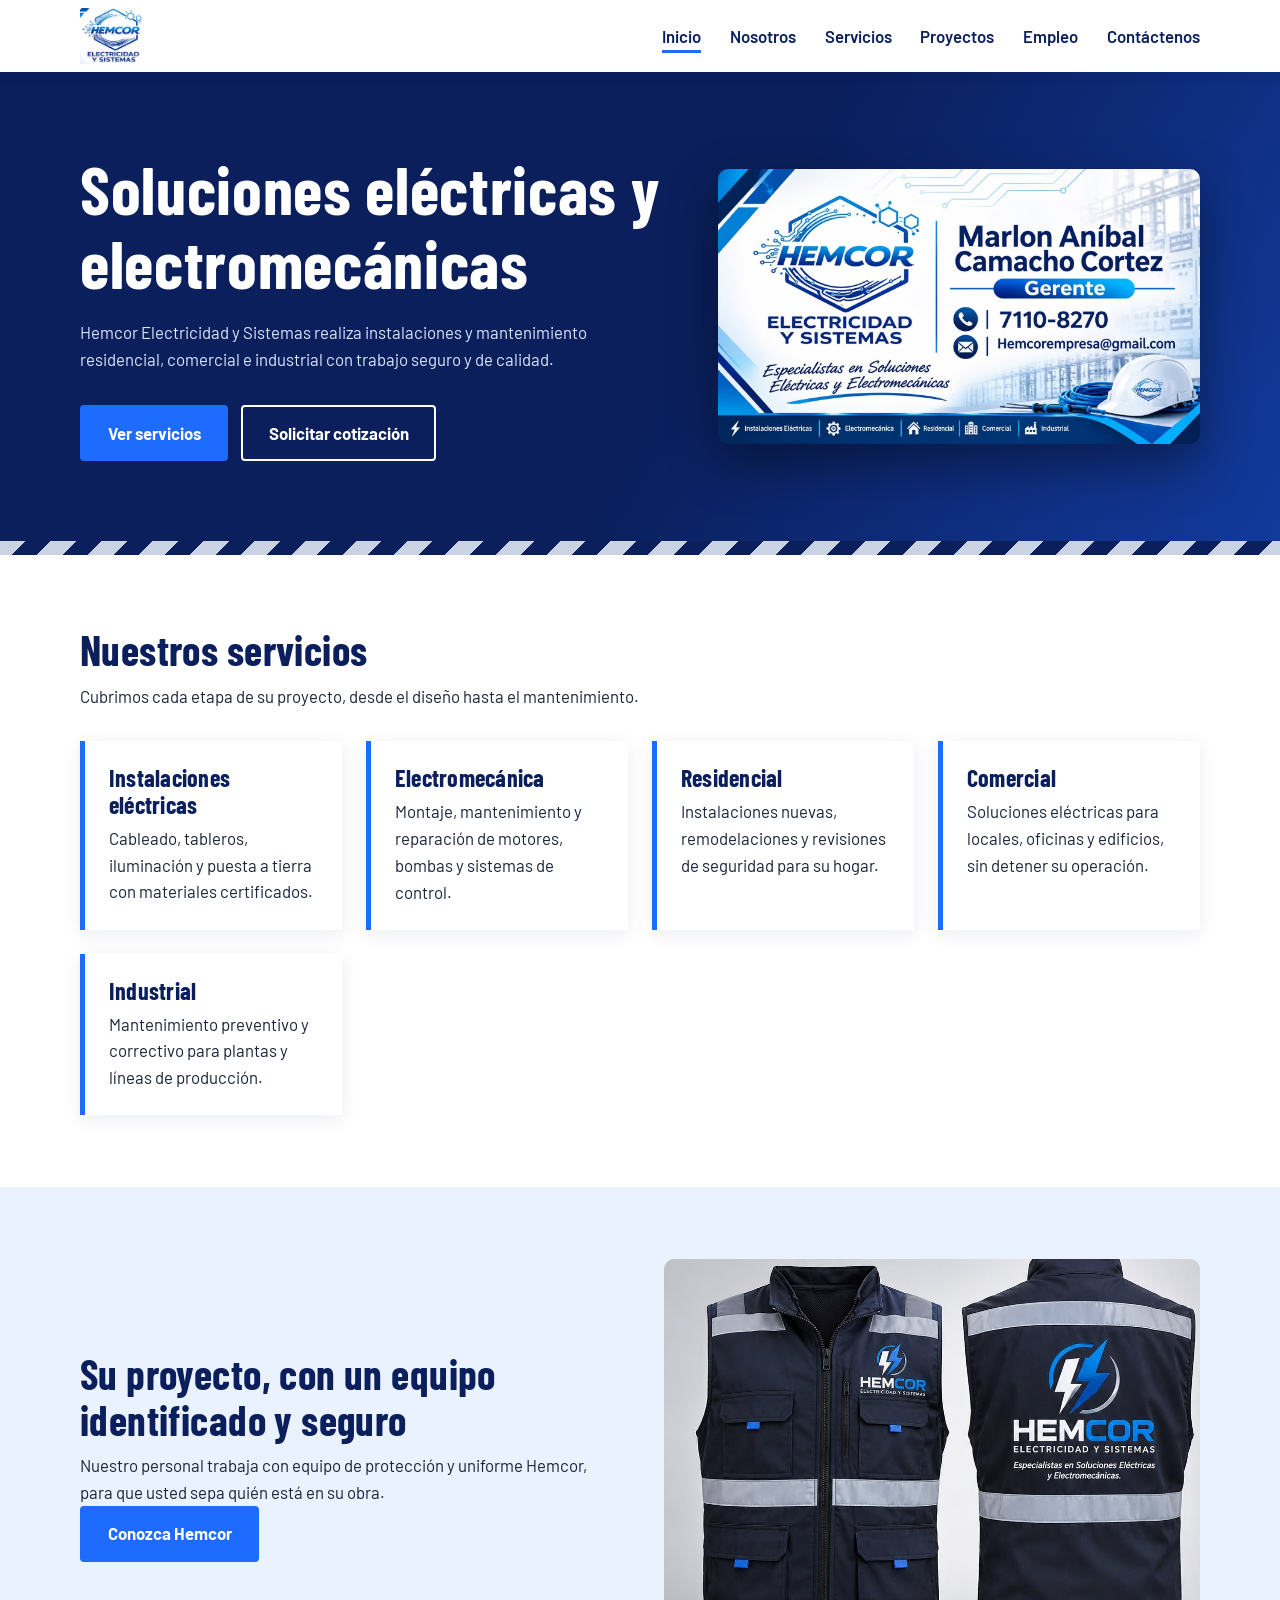
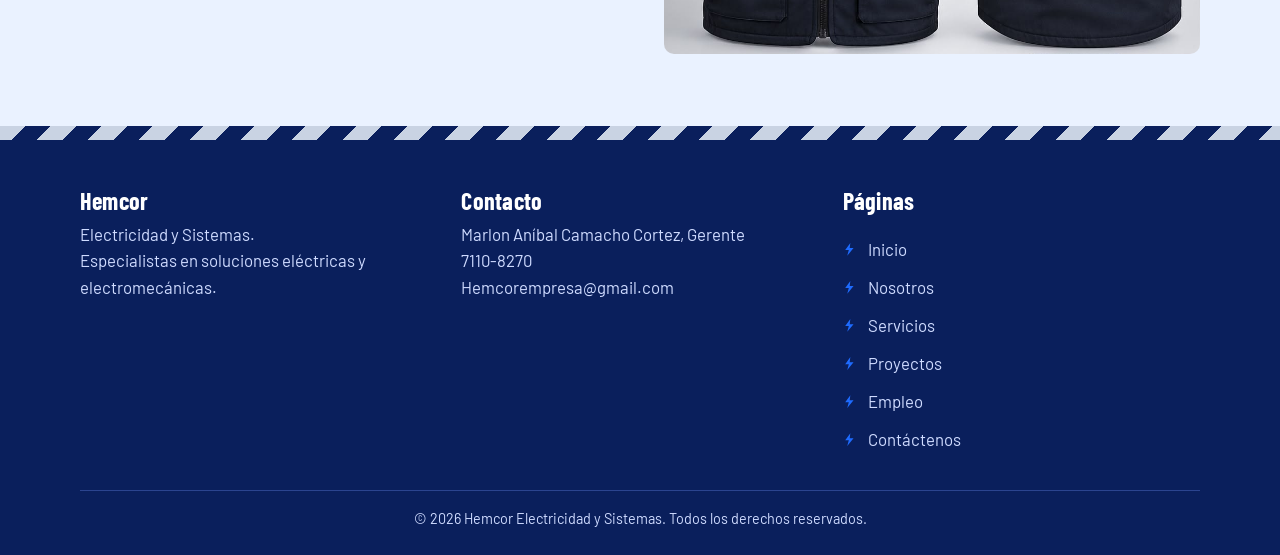
<file: index.html>
<!DOCTYPE html>
<html lang="es">
<head>
<meta charset="UTF-8">
<meta name="viewport" content="width=device-width, initial-scale=1">
<title>Inicio | Hemcor Electricidad y Sistemas</title>
<meta name="description" content="Hemcor: especialistas en soluciones eléctricas y electromecánicas residenciales, comerciales e industriales.">
<link rel="preconnect" href="https://fonts.googleapis.com">
<link href="https://fonts.googleapis.com/css2?family=Barlow:wght@400;600&family=Barlow+Condensed:wght@600;700&display=swap" rel="stylesheet">
<link rel="stylesheet" href="css/estilos.css">
</head>
<body>
<header class="cabecera"><div class="contenedor">
<a href="index.html" aria-label="Inicio"><img src="images/logo.png" alt="Hemcor Electricidad y Sistemas"></a>
<button class="hamburguesa" aria-label="Abrir menú" aria-expanded="false">&#9776;</button>
<nav><ul class="menu"><li><a href="index.html">Inicio</a></li><li><a href="nosotros.html">Nosotros</a></li><li><a href="servicios.html">Servicios</a></li><li><a href="proyectos.html">Proyectos</a></li><li><a href="empleo.html">Empleo</a></li><li><a href="contacto.html">Contáctenos</a></li></ul></nav>
</div></header>
<main>
<section class="hero"><div class="contenedor">
<div><h1>Soluciones eléctricas y electromecánicas</h1>
<p>Hemcor Electricidad y Sistemas realiza instalaciones y mantenimiento residencial, comercial e industrial con trabajo seguro y de calidad.</p>
<div class="botones"><a class="btn" href="servicios.html">Ver servicios</a><a class="btn claro" href="contacto.html">Solicitar cotización</a></div></div>
<img src="images/tarjeta.jpg" alt="Tarjeta de presentación de Hemcor">
</div></section><div class="banda"></div>
<section class="seccion"><div class="contenedor"><h2>Nuestros servicios</h2><p>Cubrimos cada etapa de su proyecto, desde el diseño hasta el mantenimiento.</p>
<div class="rejilla"><div class="tarjeta reveal"><h3>Instalaciones eléctricas</h3><p>Cableado, tableros, iluminación y puesta a tierra con materiales certificados.</p></div><div class="tarjeta reveal"><h3>Electromecánica</h3><p>Montaje, mantenimiento y reparación de motores, bombas y sistemas de control.</p></div><div class="tarjeta reveal"><h3>Residencial</h3><p>Instalaciones nuevas, remodelaciones y revisiones de seguridad para su hogar.</p></div><div class="tarjeta reveal"><h3>Comercial</h3><p>Soluciones eléctricas para locales, oficinas y edificios, sin detener su operación.</p></div><div class="tarjeta reveal"><h3>Industrial</h3><p>Mantenimiento preventivo y correctivo para plantas y líneas de producción.</p></div></div></div></section>
<section class="seccion alt"><div class="contenedor dos">
<div class="reveal"><h2>Su proyecto, con un equipo identificado y seguro</h2><p>Nuestro personal trabaja con equipo de protección y uniforme Hemcor, para que usted sepa quién está en su obra.</p>
<a class="btn" href="nosotros.html">Conozca Hemcor</a></div>
<img class="reveal" src="images/chaleco.jpg" alt="Chaleco de trabajo Hemcor">
</div></section>
</main>
<div class="banda"></div>
<footer class="pie"><div class="contenedor">
<div class="rejilla">
<div><h3>Hemcor</h3><p>Electricidad y Sistemas.<br>Especialistas en soluciones eléctricas y electromecánicas.</p></div>
<div><h3>Contacto</h3><p>Marlon Aníbal Camacho Cortez, Gerente<br><a href="tel:+50671108270">7110-8270</a><br><a href="mailto:Hemcorempresa@gmail.com">Hemcorempresa@gmail.com</a></p></div>
<div><h3>Páginas</h3><ul class="lista"><li><a href="index.html">Inicio</a></li><li><a href="nosotros.html">Nosotros</a></li><li><a href="servicios.html">Servicios</a></li><li><a href="proyectos.html">Proyectos</a></li><li><a href="empleo.html">Empleo</a></li><li><a href="contacto.html">Contáctenos</a></li></ul></div>
</div>
<p class="copy">© 2026 Hemcor Electricidad y Sistemas. Todos los derechos reservados.</p>
</div></footer>
<button class="subir" aria-label="Volver arriba">&#8593;</button>
<script src="js/main.js"></script>
</body>
</html>
</file>
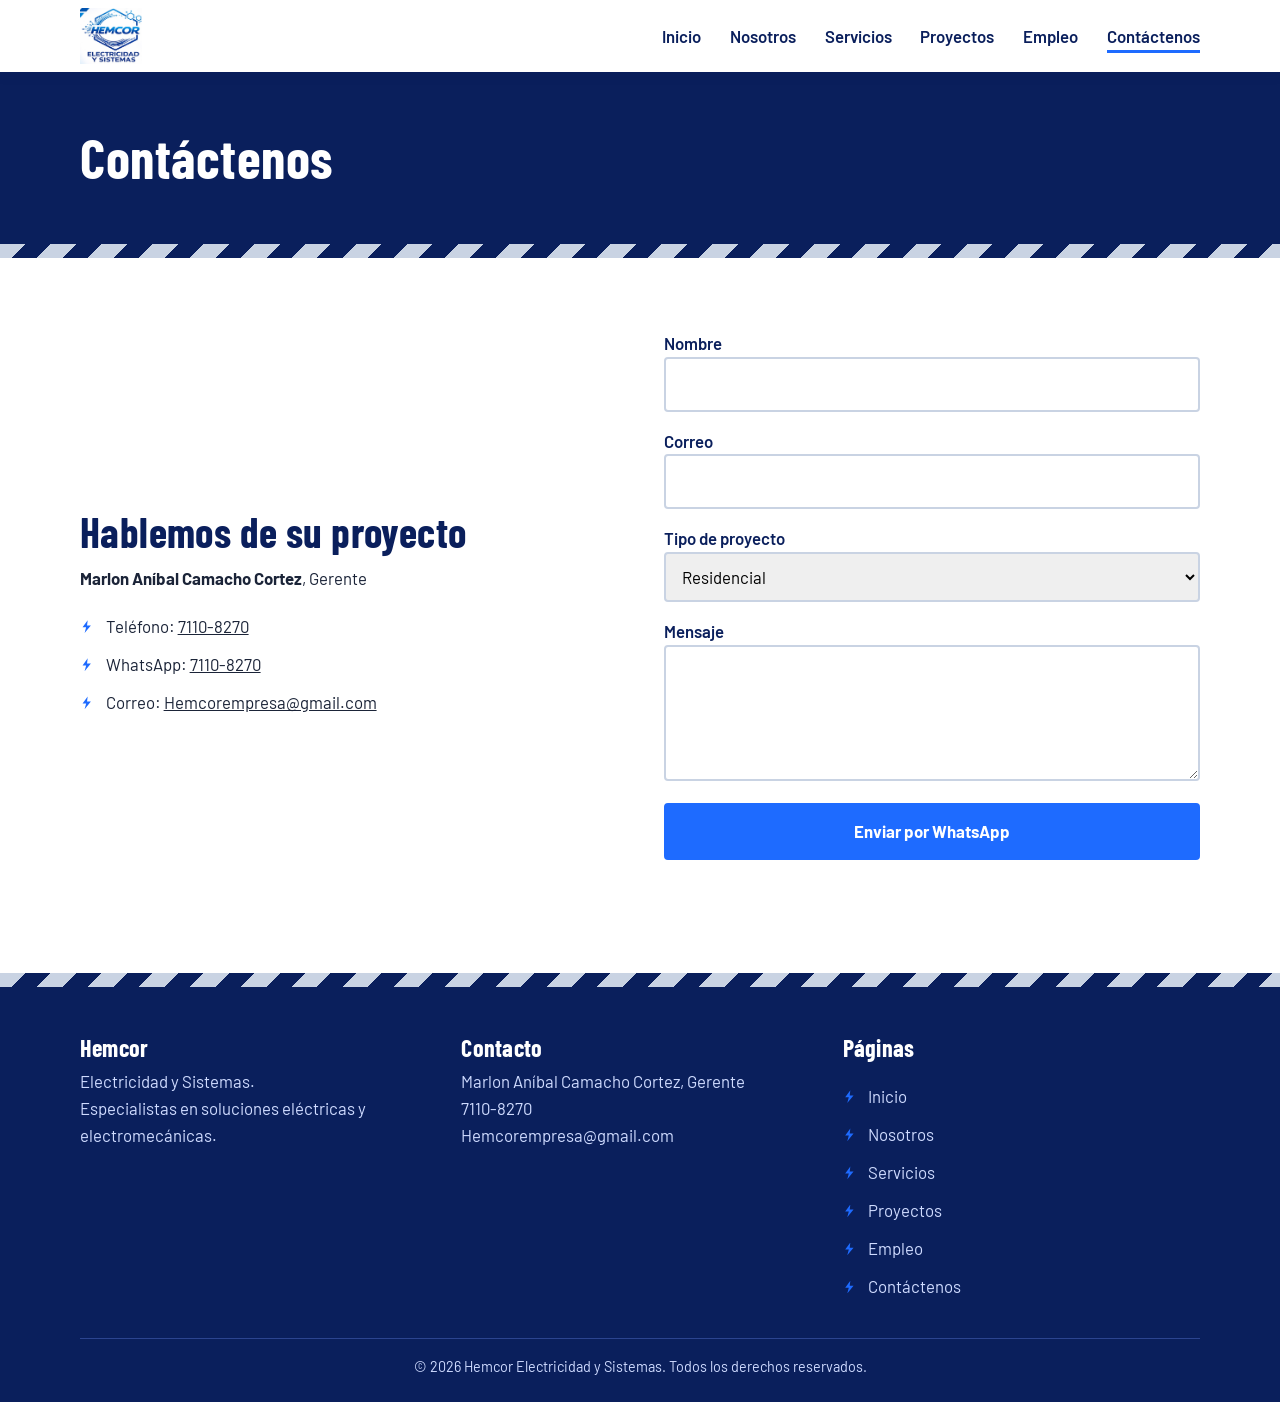
<file: contacto.html>
<!DOCTYPE html>
<html lang="es">
<head>
<meta charset="UTF-8">
<meta name="viewport" content="width=device-width, initial-scale=1">
<title>Contáctenos | Hemcor Electricidad y Sistemas</title>
<meta name="description" content="Hemcor: especialistas en soluciones eléctricas y electromecánicas residenciales, comerciales e industriales.">
<link rel="preconnect" href="https://fonts.googleapis.com">
<link href="https://fonts.googleapis.com/css2?family=Barlow:wght@400;600&family=Barlow+Condensed:wght@600;700&display=swap" rel="stylesheet">
<link rel="stylesheet" href="css/estilos.css">
</head>
<body>
<header class="cabecera"><div class="contenedor">
<a href="index.html" aria-label="Inicio"><img src="images/logo.png" alt="Hemcor Electricidad y Sistemas"></a>
<button class="hamburguesa" aria-label="Abrir menú" aria-expanded="false">&#9776;</button>
<nav><ul class="menu"><li><a href="index.html">Inicio</a></li><li><a href="nosotros.html">Nosotros</a></li><li><a href="servicios.html">Servicios</a></li><li><a href="proyectos.html">Proyectos</a></li><li><a href="empleo.html">Empleo</a></li><li><a href="contacto.html">Contáctenos</a></li></ul></nav>
</div></header>
<main>
<section class="pagina-titulo"><div class="contenedor"><h1>Contáctenos</h1></div></section><div class="banda"></div>
<section class="seccion"><div class="contenedor dos">
<div><h2>Hablemos de su proyecto</h2><p><strong>Marlon Aníbal Camacho Cortez</strong>, Gerente</p>
<ul class="lista"><li>Teléfono: <a href="tel:+50671108270">7110-8270</a></li><li>WhatsApp: <a href="https://wa.me/50671108270" target="_blank" rel="noopener">7110-8270</a></li><li>Correo: <a href="mailto:Hemcorempresa@gmail.com">Hemcorempresa@gmail.com</a></li></ul></div>
<form id="form-contacto">
<div><label for="nombre">Nombre</label><input id="nombre" name="nombre" required></div>
<div><label for="correo">Correo</label><input id="correo" name="correo" type="email" required></div>
<div><label for="tipo">Tipo de proyecto</label><select id="tipo" name="tipo"><option>Residencial</option><option>Comercial</option><option>Industrial</option><option>Electromecánica</option></select></div>
<div><label for="mensaje">Mensaje</label><textarea id="mensaje" name="mensaje" rows="4" required></textarea></div>
<button class="btn" type="submit">Enviar por WhatsApp</button><p class="aviso" role="status"></p>
</form></div></section>
</main>
<div class="banda"></div>
<footer class="pie"><div class="contenedor">
<div class="rejilla">
<div><h3>Hemcor</h3><p>Electricidad y Sistemas.<br>Especialistas en soluciones eléctricas y electromecánicas.</p></div>
<div><h3>Contacto</h3><p>Marlon Aníbal Camacho Cortez, Gerente<br><a href="tel:+50671108270">7110-8270</a><br><a href="mailto:Hemcorempresa@gmail.com">Hemcorempresa@gmail.com</a></p></div>
<div><h3>Páginas</h3><ul class="lista"><li><a href="index.html">Inicio</a></li><li><a href="nosotros.html">Nosotros</a></li><li><a href="servicios.html">Servicios</a></li><li><a href="proyectos.html">Proyectos</a></li><li><a href="empleo.html">Empleo</a></li><li><a href="contacto.html">Contáctenos</a></li></ul></div>
</div>
<p class="copy">© 2026 Hemcor Electricidad y Sistemas. Todos los derechos reservados.</p>
</div></footer>
<button class="subir" aria-label="Volver arriba">&#8593;</button>
<script src="js/main.js"></script>
</body>
</html>
</file>
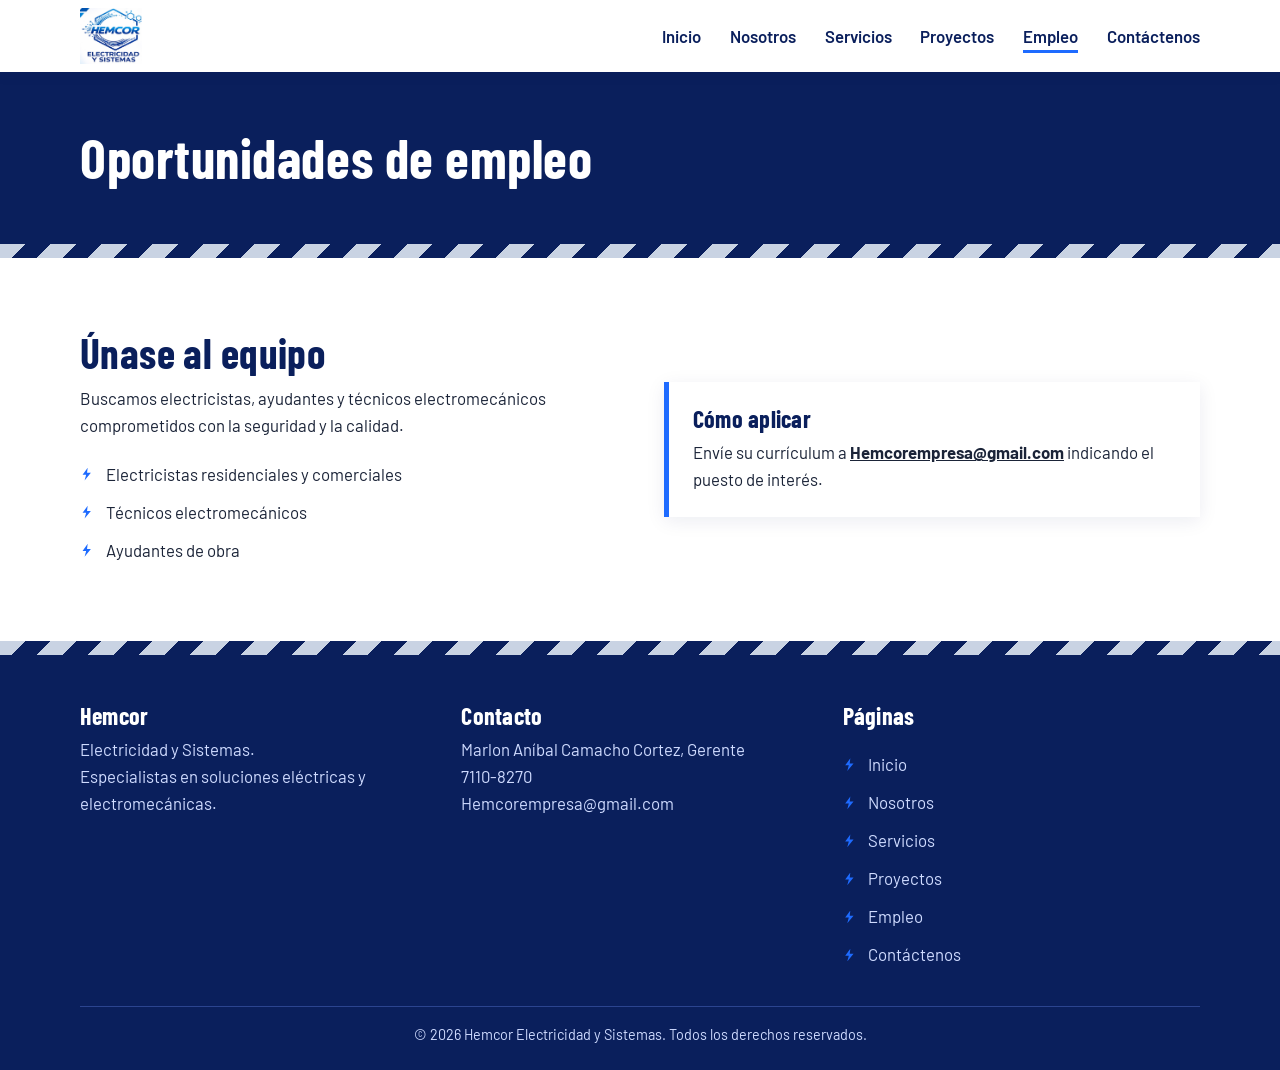
<file: empleo.html>
<!DOCTYPE html>
<html lang="es">
<head>
<meta charset="UTF-8">
<meta name="viewport" content="width=device-width, initial-scale=1">
<title>Oportunidades de empleo | Hemcor Electricidad y Sistemas</title>
<meta name="description" content="Hemcor: especialistas en soluciones eléctricas y electromecánicas residenciales, comerciales e industriales.">
<link rel="preconnect" href="https://fonts.googleapis.com">
<link href="https://fonts.googleapis.com/css2?family=Barlow:wght@400;600&family=Barlow+Condensed:wght@600;700&display=swap" rel="stylesheet">
<link rel="stylesheet" href="css/estilos.css">
</head>
<body>
<header class="cabecera"><div class="contenedor">
<a href="index.html" aria-label="Inicio"><img src="images/logo.png" alt="Hemcor Electricidad y Sistemas"></a>
<button class="hamburguesa" aria-label="Abrir menú" aria-expanded="false">&#9776;</button>
<nav><ul class="menu"><li><a href="index.html">Inicio</a></li><li><a href="nosotros.html">Nosotros</a></li><li><a href="servicios.html">Servicios</a></li><li><a href="proyectos.html">Proyectos</a></li><li><a href="empleo.html">Empleo</a></li><li><a href="contacto.html">Contáctenos</a></li></ul></nav>
</div></header>
<main>
<section class="pagina-titulo"><div class="contenedor"><h1>Oportunidades de empleo</h1></div></section><div class="banda"></div>
<section class="seccion"><div class="contenedor dos"><div><h2>Únase al equipo</h2><p>Buscamos electricistas, ayudantes y técnicos electromecánicos comprometidos con la seguridad y la calidad.</p>
<ul class="lista"><li>Electricistas residenciales y comerciales</li><li>Técnicos electromecánicos</li><li>Ayudantes de obra</li></ul></div>
<div class="tarjeta"><h3>Cómo aplicar</h3><p>Envíe su currículum a <a href="mailto:Hemcorempresa@gmail.com"><strong>Hemcorempresa@gmail.com</strong></a> indicando el puesto de interés.</p></div></div></section>
</main>
<div class="banda"></div>
<footer class="pie"><div class="contenedor">
<div class="rejilla">
<div><h3>Hemcor</h3><p>Electricidad y Sistemas.<br>Especialistas en soluciones eléctricas y electromecánicas.</p></div>
<div><h3>Contacto</h3><p>Marlon Aníbal Camacho Cortez, Gerente<br><a href="tel:+50671108270">7110-8270</a><br><a href="mailto:Hemcorempresa@gmail.com">Hemcorempresa@gmail.com</a></p></div>
<div><h3>Páginas</h3><ul class="lista"><li><a href="index.html">Inicio</a></li><li><a href="nosotros.html">Nosotros</a></li><li><a href="servicios.html">Servicios</a></li><li><a href="proyectos.html">Proyectos</a></li><li><a href="empleo.html">Empleo</a></li><li><a href="contacto.html">Contáctenos</a></li></ul></div>
</div>
<p class="copy">© 2026 Hemcor Electricidad y Sistemas. Todos los derechos reservados.</p>
</div></footer>
<button class="subir" aria-label="Volver arriba">&#8593;</button>
<script src="js/main.js"></script>
</body>
</html>
</file>
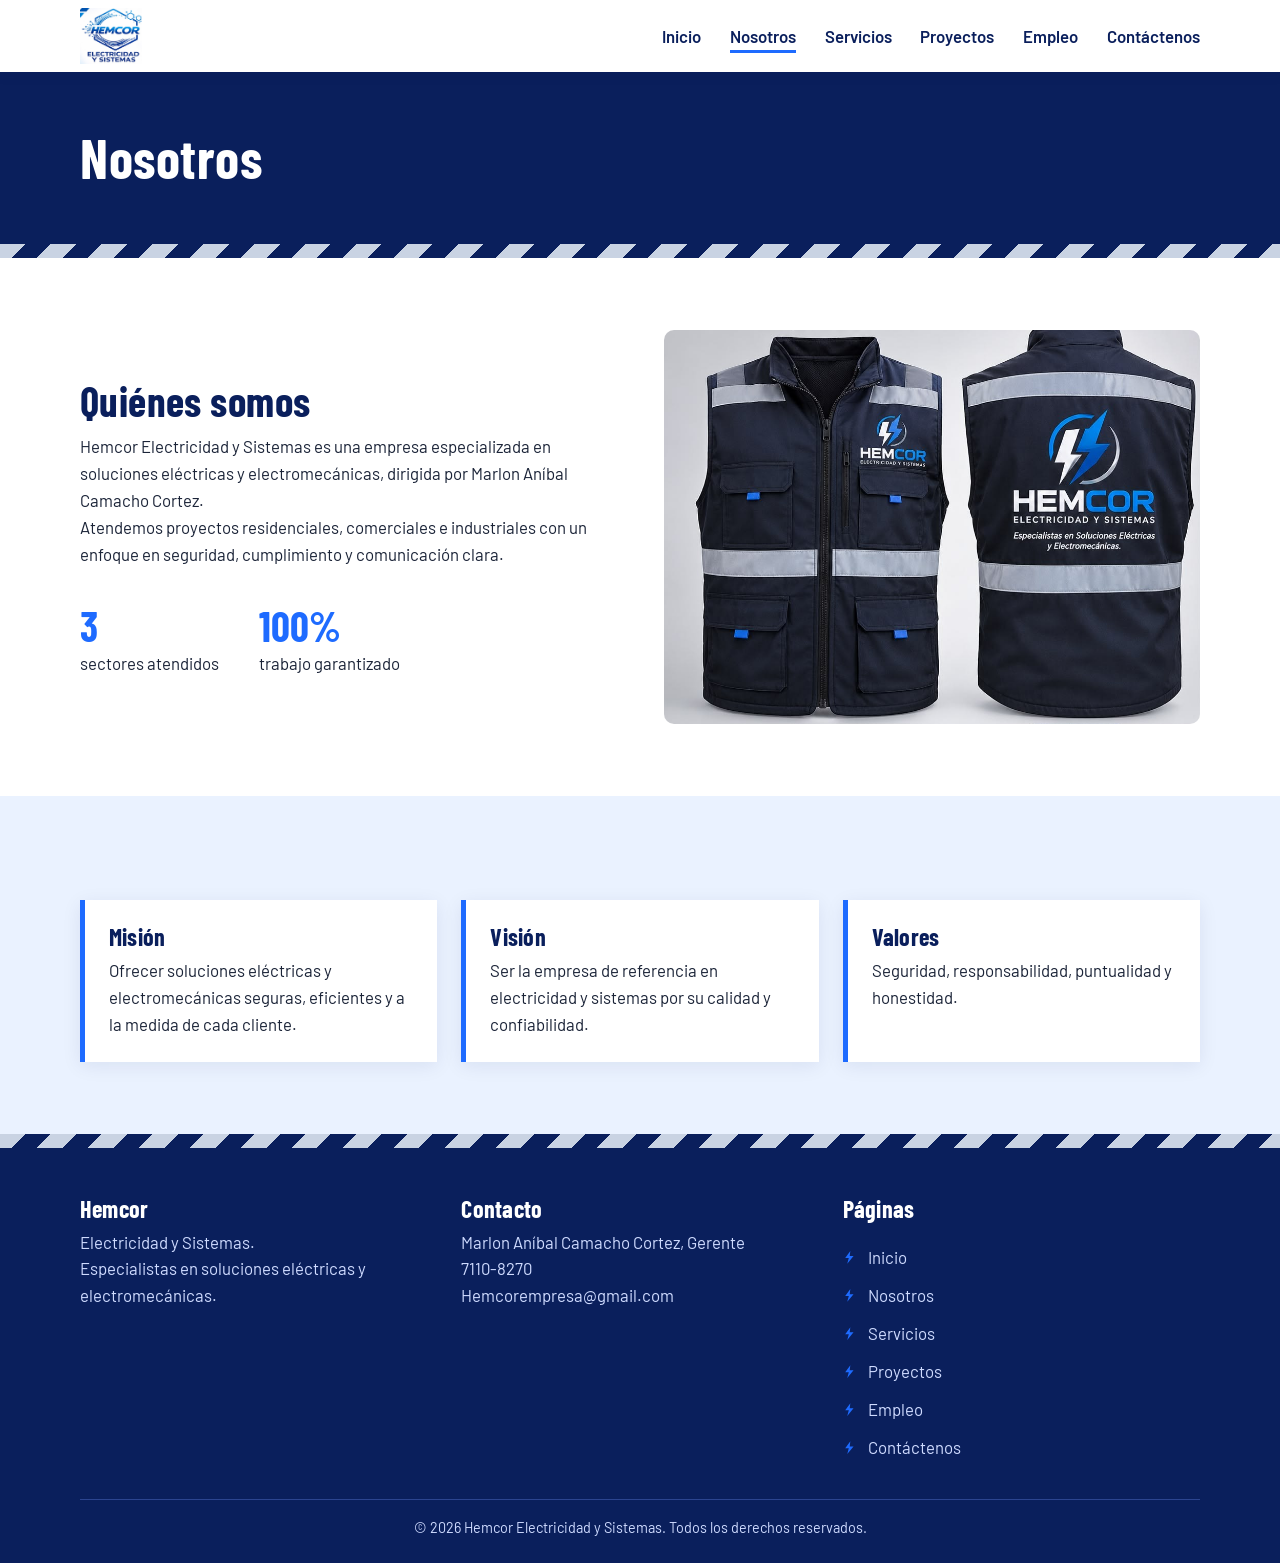
<file: nosotros.html>
<!DOCTYPE html>
<html lang="es">
<head>
<meta charset="UTF-8">
<meta name="viewport" content="width=device-width, initial-scale=1">
<title>Nosotros | Hemcor Electricidad y Sistemas</title>
<meta name="description" content="Hemcor: especialistas en soluciones eléctricas y electromecánicas residenciales, comerciales e industriales.">
<link rel="preconnect" href="https://fonts.googleapis.com">
<link href="https://fonts.googleapis.com/css2?family=Barlow:wght@400;600&family=Barlow+Condensed:wght@600;700&display=swap" rel="stylesheet">
<link rel="stylesheet" href="css/estilos.css">
</head>
<body>
<header class="cabecera"><div class="contenedor">
<a href="index.html" aria-label="Inicio"><img src="images/logo.png" alt="Hemcor Electricidad y Sistemas"></a>
<button class="hamburguesa" aria-label="Abrir menú" aria-expanded="false">&#9776;</button>
<nav><ul class="menu"><li><a href="index.html">Inicio</a></li><li><a href="nosotros.html">Nosotros</a></li><li><a href="servicios.html">Servicios</a></li><li><a href="proyectos.html">Proyectos</a></li><li><a href="empleo.html">Empleo</a></li><li><a href="contacto.html">Contáctenos</a></li></ul></nav>
</div></header>
<main>
<section class="pagina-titulo"><div class="contenedor"><h1>Nosotros</h1></div></section><div class="banda"></div>
<section class="seccion"><div class="contenedor dos">
<div><h2>Quiénes somos</h2><p>Hemcor Electricidad y Sistemas es una empresa especializada en soluciones eléctricas y electromecánicas, dirigida por Marlon Aníbal Camacho Cortez.</p>
<p>Atendemos proyectos residenciales, comerciales e industriales con un enfoque en seguridad, cumplimiento y comunicación clara.</p>
<div class="cifras"><div><strong>3</strong>sectores atendidos</div><div><strong>100%</strong>trabajo garantizado</div></div></div>
<img src="images/chaleco.jpg" alt="Uniforme de trabajo Hemcor"></div></section>
<section class="seccion alt"><div class="contenedor"><div class="rejilla">
<div class="tarjeta reveal"><h3>Misión</h3><p>Ofrecer soluciones eléctricas y electromecánicas seguras, eficientes y a la medida de cada cliente.</p></div>
<div class="tarjeta reveal"><h3>Visión</h3><p>Ser la empresa de referencia en electricidad y sistemas por su calidad y confiabilidad.</p></div>
<div class="tarjeta reveal"><h3>Valores</h3><p>Seguridad, responsabilidad, puntualidad y honestidad.</p></div></div></div></section>
</main>
<div class="banda"></div>
<footer class="pie"><div class="contenedor">
<div class="rejilla">
<div><h3>Hemcor</h3><p>Electricidad y Sistemas.<br>Especialistas en soluciones eléctricas y electromecánicas.</p></div>
<div><h3>Contacto</h3><p>Marlon Aníbal Camacho Cortez, Gerente<br><a href="tel:+50671108270">7110-8270</a><br><a href="mailto:Hemcorempresa@gmail.com">Hemcorempresa@gmail.com</a></p></div>
<div><h3>Páginas</h3><ul class="lista"><li><a href="index.html">Inicio</a></li><li><a href="nosotros.html">Nosotros</a></li><li><a href="servicios.html">Servicios</a></li><li><a href="proyectos.html">Proyectos</a></li><li><a href="empleo.html">Empleo</a></li><li><a href="contacto.html">Contáctenos</a></li></ul></div>
</div>
<p class="copy">© 2026 Hemcor Electricidad y Sistemas. Todos los derechos reservados.</p>
</div></footer>
<button class="subir" aria-label="Volver arriba">&#8593;</button>
<script src="js/main.js"></script>
</body>
</html>
</file>
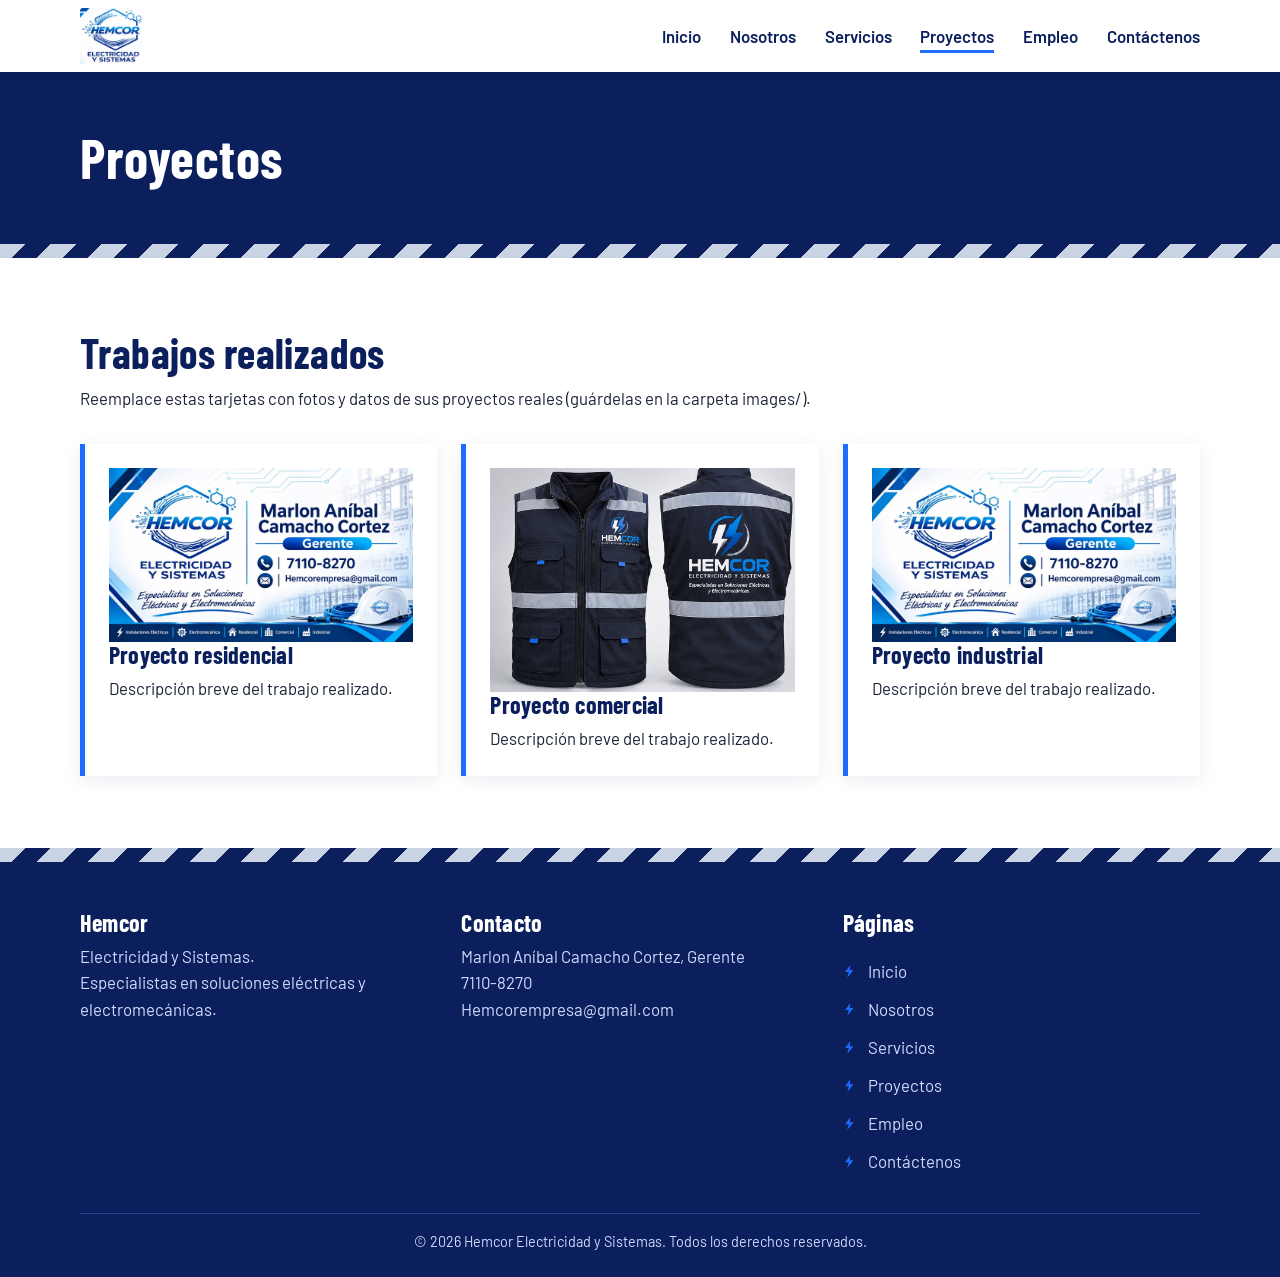
<file: proyectos.html>
<!DOCTYPE html>
<html lang="es">
<head>
<meta charset="UTF-8">
<meta name="viewport" content="width=device-width, initial-scale=1">
<title>Proyectos | Hemcor Electricidad y Sistemas</title>
<meta name="description" content="Hemcor: especialistas en soluciones eléctricas y electromecánicas residenciales, comerciales e industriales.">
<link rel="preconnect" href="https://fonts.googleapis.com">
<link href="https://fonts.googleapis.com/css2?family=Barlow:wght@400;600&family=Barlow+Condensed:wght@600;700&display=swap" rel="stylesheet">
<link rel="stylesheet" href="css/estilos.css">
</head>
<body>
<header class="cabecera"><div class="contenedor">
<a href="index.html" aria-label="Inicio"><img src="images/logo.png" alt="Hemcor Electricidad y Sistemas"></a>
<button class="hamburguesa" aria-label="Abrir menú" aria-expanded="false">&#9776;</button>
<nav><ul class="menu"><li><a href="index.html">Inicio</a></li><li><a href="nosotros.html">Nosotros</a></li><li><a href="servicios.html">Servicios</a></li><li><a href="proyectos.html">Proyectos</a></li><li><a href="empleo.html">Empleo</a></li><li><a href="contacto.html">Contáctenos</a></li></ul></nav>
</div></header>
<main>
<section class="pagina-titulo"><div class="contenedor"><h1>Proyectos</h1></div></section><div class="banda"></div>
<section class="seccion"><div class="contenedor"><h2>Trabajos realizados</h2><p>Reemplace estas tarjetas con fotos y datos de sus proyectos reales (guárdelas en la carpeta images/).</p>
<div class="rejilla">
<div class="tarjeta reveal"><img src="images/tarjeta.jpg" alt="Proyecto de ejemplo"><h3>Proyecto residencial</h3><p>Descripción breve del trabajo realizado.</p></div>
<div class="tarjeta reveal"><img src="images/chaleco.jpg" alt="Proyecto de ejemplo"><h3>Proyecto comercial</h3><p>Descripción breve del trabajo realizado.</p></div>
<div class="tarjeta reveal"><img src="images/tarjeta.jpg" alt="Proyecto de ejemplo"><h3>Proyecto industrial</h3><p>Descripción breve del trabajo realizado.</p></div>
</div></div></section>
</main>
<div class="banda"></div>
<footer class="pie"><div class="contenedor">
<div class="rejilla">
<div><h3>Hemcor</h3><p>Electricidad y Sistemas.<br>Especialistas en soluciones eléctricas y electromecánicas.</p></div>
<div><h3>Contacto</h3><p>Marlon Aníbal Camacho Cortez, Gerente<br><a href="tel:+50671108270">7110-8270</a><br><a href="mailto:Hemcorempresa@gmail.com">Hemcorempresa@gmail.com</a></p></div>
<div><h3>Páginas</h3><ul class="lista"><li><a href="index.html">Inicio</a></li><li><a href="nosotros.html">Nosotros</a></li><li><a href="servicios.html">Servicios</a></li><li><a href="proyectos.html">Proyectos</a></li><li><a href="empleo.html">Empleo</a></li><li><a href="contacto.html">Contáctenos</a></li></ul></div>
</div>
<p class="copy">© 2026 Hemcor Electricidad y Sistemas. Todos los derechos reservados.</p>
</div></footer>
<button class="subir" aria-label="Volver arriba">&#8593;</button>
<script src="js/main.js"></script>
</body>
</html>
</file>
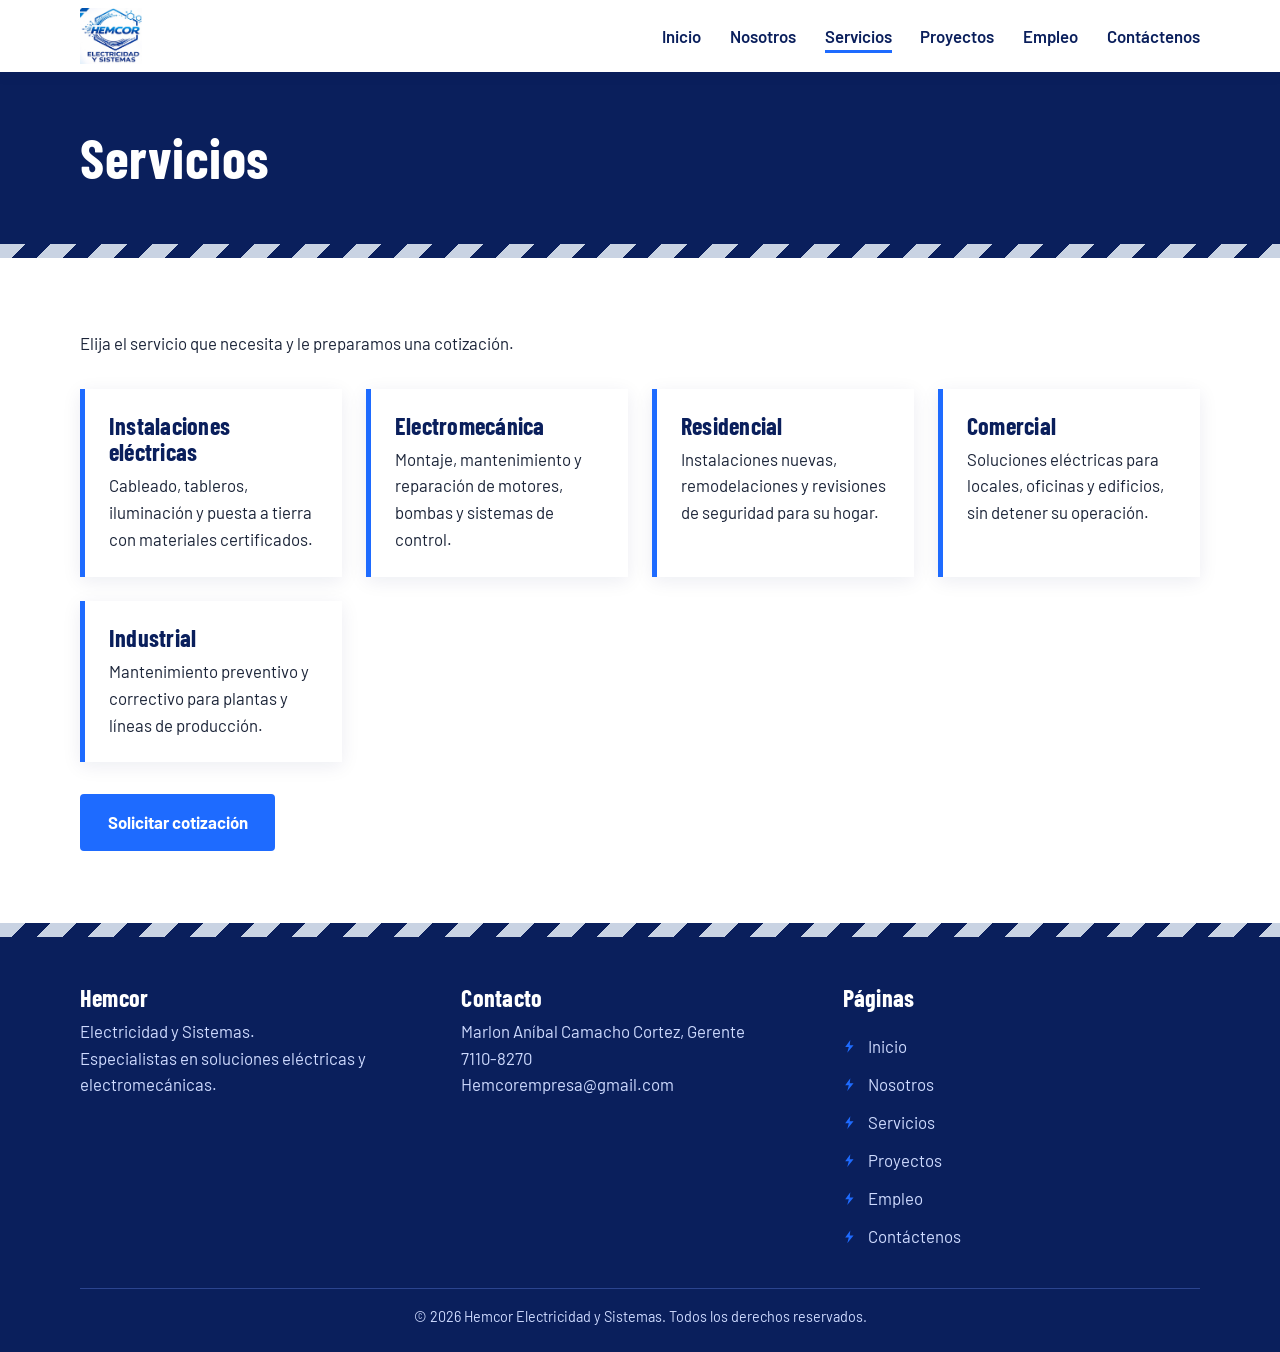
<file: servicios.html>
<!DOCTYPE html>
<html lang="es">
<head>
<meta charset="UTF-8">
<meta name="viewport" content="width=device-width, initial-scale=1">
<title>Servicios | Hemcor Electricidad y Sistemas</title>
<meta name="description" content="Hemcor: especialistas en soluciones eléctricas y electromecánicas residenciales, comerciales e industriales.">
<link rel="preconnect" href="https://fonts.googleapis.com">
<link href="https://fonts.googleapis.com/css2?family=Barlow:wght@400;600&family=Barlow+Condensed:wght@600;700&display=swap" rel="stylesheet">
<link rel="stylesheet" href="css/estilos.css">
</head>
<body>
<header class="cabecera"><div class="contenedor">
<a href="index.html" aria-label="Inicio"><img src="images/logo.png" alt="Hemcor Electricidad y Sistemas"></a>
<button class="hamburguesa" aria-label="Abrir menú" aria-expanded="false">&#9776;</button>
<nav><ul class="menu"><li><a href="index.html">Inicio</a></li><li><a href="nosotros.html">Nosotros</a></li><li><a href="servicios.html">Servicios</a></li><li><a href="proyectos.html">Proyectos</a></li><li><a href="empleo.html">Empleo</a></li><li><a href="contacto.html">Contáctenos</a></li></ul></nav>
</div></header>
<main>
<section class="pagina-titulo"><div class="contenedor"><h1>Servicios</h1></div></section><div class="banda"></div>
<section class="seccion"><div class="contenedor"><p>Elija el servicio que necesita y le preparamos una cotización.</p><div class="rejilla"><div class="tarjeta reveal"><h3>Instalaciones eléctricas</h3><p>Cableado, tableros, iluminación y puesta a tierra con materiales certificados.</p></div><div class="tarjeta reveal"><h3>Electromecánica</h3><p>Montaje, mantenimiento y reparación de motores, bombas y sistemas de control.</p></div><div class="tarjeta reveal"><h3>Residencial</h3><p>Instalaciones nuevas, remodelaciones y revisiones de seguridad para su hogar.</p></div><div class="tarjeta reveal"><h3>Comercial</h3><p>Soluciones eléctricas para locales, oficinas y edificios, sin detener su operación.</p></div><div class="tarjeta reveal"><h3>Industrial</h3><p>Mantenimiento preventivo y correctivo para plantas y líneas de producción.</p></div></div>
<p style="margin-top:2rem"><a class="btn" href="contacto.html">Solicitar cotización</a></p></div></section>
</main>
<div class="banda"></div>
<footer class="pie"><div class="contenedor">
<div class="rejilla">
<div><h3>Hemcor</h3><p>Electricidad y Sistemas.<br>Especialistas en soluciones eléctricas y electromecánicas.</p></div>
<div><h3>Contacto</h3><p>Marlon Aníbal Camacho Cortez, Gerente<br><a href="tel:+50671108270">7110-8270</a><br><a href="mailto:Hemcorempresa@gmail.com">Hemcorempresa@gmail.com</a></p></div>
<div><h3>Páginas</h3><ul class="lista"><li><a href="index.html">Inicio</a></li><li><a href="nosotros.html">Nosotros</a></li><li><a href="servicios.html">Servicios</a></li><li><a href="proyectos.html">Proyectos</a></li><li><a href="empleo.html">Empleo</a></li><li><a href="contacto.html">Contáctenos</a></li></ul></div>
</div>
<p class="copy">© 2026 Hemcor Electricidad y Sistemas. Todos los derechos reservados.</p>
</div></footer>
<button class="subir" aria-label="Volver arriba">&#8593;</button>
<script src="js/main.js"></script>
</body>
</html>
</file>
<file: css/estilos.css>
:root{--navy:#0a1f5c;--azul:#1e6bff;--cielo:#eaf2ff;--reflej:#c9d3e3;--texto:#1b2438;--blanco:#fff}
*{box-sizing:border-box;margin:0;padding:0}
html{scroll-behavior:smooth}
body{font-family:'Barlow',sans-serif;color:var(--texto);line-height:1.6;font-size:1.05rem}
h1,h2,h3{font-family:'Barlow Condensed',sans-serif;line-height:1.1;color:var(--navy);letter-spacing:.01em}
h1{font-size:clamp(2.4rem,6vw,4.2rem)}h2{font-size:clamp(1.9rem,4vw,2.6rem);margin-bottom:.6rem}h3{font-size:1.5rem;margin-bottom:.4rem}
img{max-width:100%;display:block}a{color:inherit}
:focus-visible{outline:3px solid var(--azul);outline-offset:2px}
.contenedor{width:min(1120px,92%);margin:auto}
.seccion{padding:4.5rem 0}.seccion.alt{background:var(--cielo)}
.banda{height:14px;background:repeating-linear-gradient(135deg,var(--reflej) 0 18px,var(--navy) 18px 36px)}
/* cabecera */
.cabecera{position:sticky;top:0;z-index:50;background:var(--blanco);box-shadow:0 2px 12px rgba(10,31,92,.12)}
.cabecera .contenedor{display:flex;align-items:center;justify-content:space-between;padding:.5rem 0}
.cabecera img{height:56px;width:auto}
.menu{display:flex;gap:1.8rem;list-style:none}
.menu a{text-decoration:none;font-weight:600;color:var(--navy);padding:.3rem 0;border-bottom:3px solid transparent}
.menu a:hover,.menu a.activo{border-color:var(--azul)}
.hamburguesa{display:none;background:none;border:0;font-size:2rem;color:var(--navy);cursor:pointer}
/* hero */
.hero{background:linear-gradient(120deg,var(--navy) 55%,#123a9c);color:var(--blanco);padding:5rem 0}
.hero .contenedor{display:grid;grid-template-columns:1.1fr .9fr;gap:3rem;align-items:center}
.hero h1{color:var(--blanco)}.hero p{margin:1.2rem 0 2rem;max-width:34em;color:#dbe6ff}
.hero img{border-radius:10px;box-shadow:0 20px 50px rgba(0,0,0,.4)}
.pagina-titulo{background:var(--navy);color:var(--blanco);padding:3.5rem 0}.pagina-titulo h1{color:var(--blanco);font-size:clamp(2.2rem,5vw,3.4rem)}
.botones{display:flex;gap:.8rem;flex-wrap:wrap}
.btn{display:inline-block;padding:.8rem 1.6rem;background:var(--azul);color:var(--blanco);font-weight:700;text-decoration:none;border-radius:4px;border:2px solid var(--azul);cursor:pointer;font:inherit;font-weight:700;transition:background .2s}
.btn:hover{background:var(--blanco);color:var(--azul)}
.btn.claro{background:transparent;border-color:var(--blanco)}.btn.claro:hover{background:var(--blanco);color:var(--navy)}
/* rejillas */
.rejilla{display:grid;grid-template-columns:repeat(auto-fit,minmax(240px,1fr));gap:1.5rem;margin-top:2rem}
.tarjeta{background:var(--blanco);border-left:5px solid var(--azul);padding:1.5rem;box-shadow:0 4px 18px rgba(10,31,92,.08)}
.dos{display:grid;grid-template-columns:1fr 1fr;gap:3rem;align-items:center}
.dos img{border-radius:10px}
.lista{list-style:none;margin-top:1rem}.lista li{padding:.35rem 0 .35rem 1.6rem;position:relative}
.lista li::before{content:"";position:absolute;left:0;top:.8rem;width:.8rem;height:.8rem;background:var(--azul);clip-path:polygon(60% 0,20% 55%,48% 55%,36% 100%,85% 40%,55% 40%)}
.cifras{display:flex;gap:2.5rem;flex-wrap:wrap;margin-top:2rem}.cifras strong{display:block;font:700 2.6rem 'Barlow Condensed';color:var(--azul)}
/* formulario */
form{display:grid;gap:1rem}label{font-weight:600;color:var(--navy)}
input,textarea,select{width:100%;padding:.75rem;border:2px solid var(--reflej);border-radius:4px;font:inherit}
input:focus,textarea:focus,select:focus{border-color:var(--azul);outline:none}
.aviso{color:#0a7a3b;font-weight:600;min-height:1.5em}
/* pie */
.pie{background:var(--navy);color:#cfdbff;padding:3rem 0 1.5rem}
.pie .rejilla{margin-top:0}.pie h3{color:var(--blanco)}.pie a{text-decoration:none}.pie a:hover{text-decoration:underline}
.copy{border-top:1px solid #2b448f;margin-top:2rem;padding-top:1rem;font-size:.9rem;text-align:center}
.subir{position:fixed;right:1.2rem;bottom:1.2rem;width:48px;height:48px;border-radius:50%;border:0;background:var(--azul);color:#fff;font-size:1.4rem;cursor:pointer;opacity:0;pointer-events:none;transition:opacity .3s}
.subir.visible{opacity:1;pointer-events:auto}
.reveal{opacity:0;transform:translateY(16px);transition:.6s}.reveal.visible{opacity:1;transform:none}
@media(max-width:820px){
 .hamburguesa{display:block}
 .menu{display:none;position:absolute;top:100%;right:0;left:0;background:var(--blanco);flex-direction:column;gap:0;padding:1rem 4%;box-shadow:0 10px 20px rgba(0,0,0,.15)}
 .menu.abierto{display:flex}.menu a{display:block;padding:.7rem 0}
 .hero .contenedor,.dos{grid-template-columns:1fr}
}
@media(prefers-reduced-motion:reduce){*{scroll-behavior:auto!important}.reveal{opacity:1;transform:none;transition:none}}
</file>
